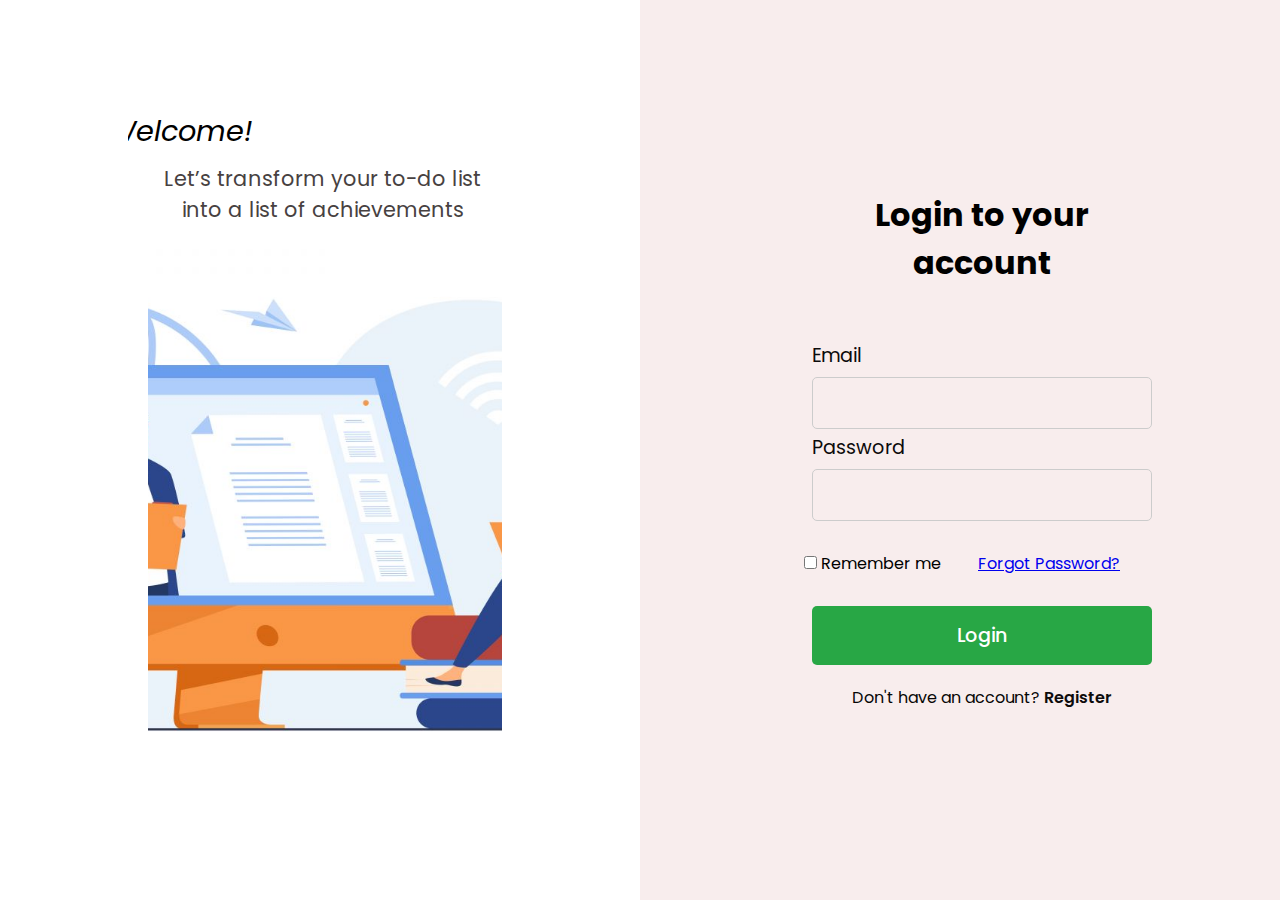
<file: index.html>
<!DOCTYPE html>
<html lang="en">
<head>
    <meta charset="UTF-8">
    <meta name="viewport" content="width=device-width, initial-scale=1.0">
    <title>Login & Registration Form</title>
    <link rel="stylesheet" href="style.css">
</head>
<body>
    <section>
        <div class="left-side">
            <p class="para2"><i>Welcome!</i></p>
            <p class="para1">Let’s transform your to-do list into a list of achievements</p>
            <div class="image-box">
                <img src="imd/bg1.png" alt="Description of image">
            </div>
        </div>
        <div class="right-side">
            <div class="login-box">
                <form id="loginForm">
                    <h2>Login to your account</h2>
                    <div class="input-box">
                        <span class="icon">
                            <ion-icon name="mail"></ion-icon>
                        </span>
                        <input type="email" required>
                        <label>Email</label>
                    </div>
                    <div class="input-box">
                        <span class="icon">
                            <ion-icon name="lock-closed"></ion-icon>
                        </span>
                        <input type="password" required>
                        <label>Password</label>
                    </div>
                    <div class="remember-forgot">
                        <label><input type="checkbox"> Remember me </label>
                        <a href="#">Forgot Password?</a>
                    </div>
                    <button type="submit">Login</button>
                    <div class="register-link">
                        <p>Don't have an account? <a href="register.html">Register</a></p>
                    </div>
                </form>
            </div>
        </div>
    </section>
    <script src="index.js"></script>
</body>
</html>
</file>
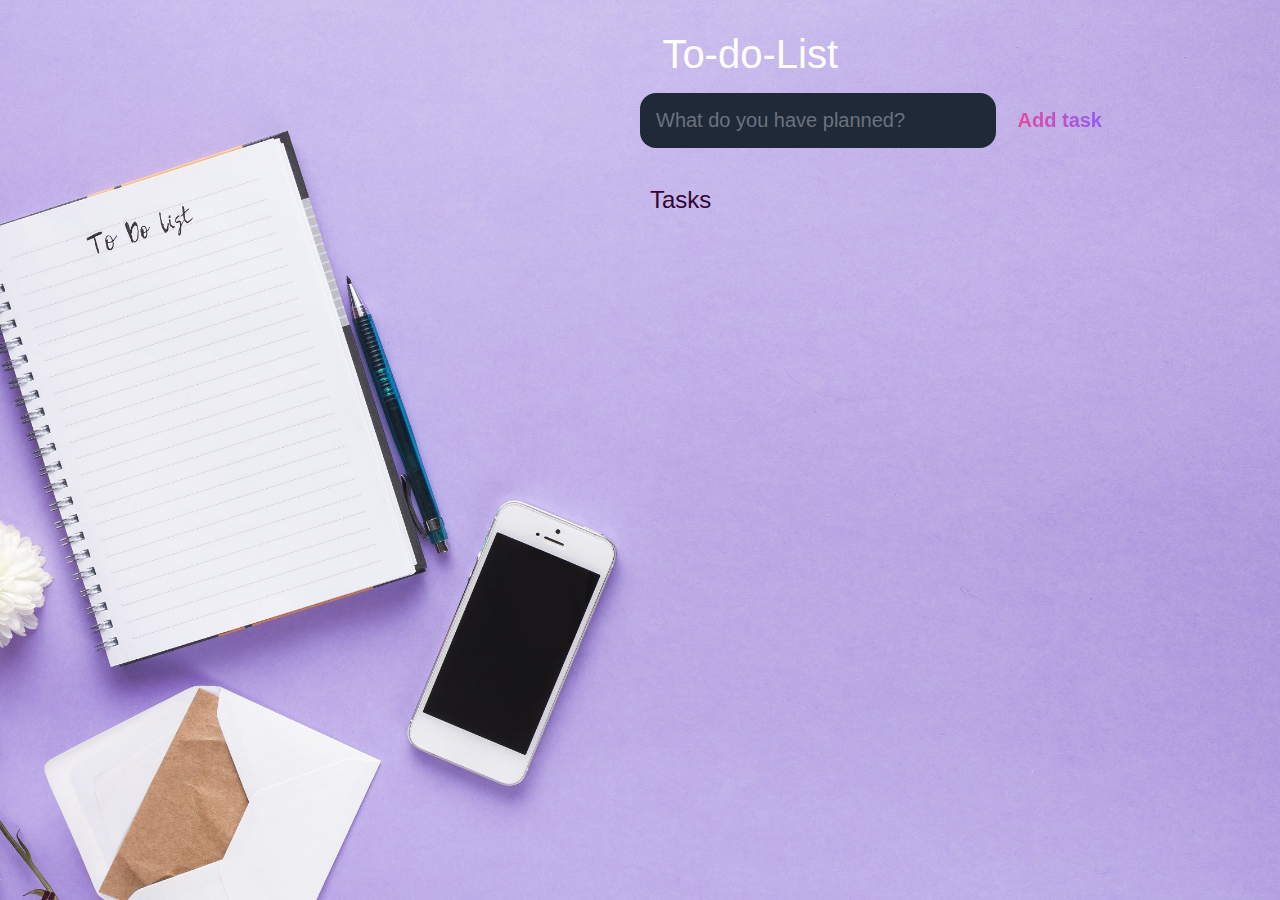
<file: task.html>
<!DOCTYPE html>
<html lang="en">
<head>
	<meta charset="UTF-8">
	<meta http-equiv="X-UA-Compatible" content="IE=edge">
	<meta name="viewport" content="width=device-width, initial-scale=1.0">
	<title>Task List 2024</title>

	<link rel="stylesheet" href="task.css" />
</head>
<body>
	
	<header>
		<h1><b>To-do-List</b></h1>
		<form id="new-task-form">
			<input 
				type="text" 
				name="new-task-input" 
				id="new-task-input" 
				placeholder="What do you have planned?" />
			<input 
				type="submit"
				id="new-task-submit" 
				value="Add task" />
		</form>
	</header>
	<main>
		<section class="task-list">
			<h2><b>Tasks</b></h2>

			<div id="tasks">

			</div>
		</section>
	</main>

	<script src="task.js"></script>
</body>
</html>
</file>
<file: style.css>
@import url('https://fonts.googleapis.com/css2?family=Open+Sans:ital,wght@0,300..800;1,300..800&family=Poppins:ital,wght@0,100;0,200;0,300;0,400;0,500;0,600;0,700;0,800;0,900;1,100;1,200;1,300;1,400;1,500;1,600;1,700;1,800;1,900&display=swap');

* {
    margin: 0;
    padding: 0;
    box-sizing: border-box;
    font-family: 'Poppins', sans-serif;
}

body {
    display: flex;
    justify-content: center;
    align-items: center;
    min-height: 100vh;
    background: linear-gradient(to right, #fff 50%, #f8eded 50%); /* Left side is blue, right side is light gray */
}

section {
    display: flex;
    width: 80%;
    height: 80vh;
    border-radius: 10px;
    overflow: hidden;
}

.left-side {
    flex: 1;
    display: flex;
    justify-content: center;
    align-items: center;
    flex-direction: column;
    padding: 20px;
    color: #a12828;
    margin-right: 240px;
}

.para1 {
    margin-top: 10px;
    color: rgb(71, 65, 65);
    font-size: 1.3rem;
    text-align: center;
    margin-left: -5px;
}

.para2 {
    color: #000;
    font-size: 1.8rem;
    text-align: center;
    margin-left: -290px;
}

.image-box {
    width: 100%;
    height: 100%;
    position: relative;
    overflow: hidden;
}

.image-box img {
    width: 100%;
    height: 100%;
    object-fit: cover;
}

.text-content {
    position: absolute;
    z-index: 1;
    text-align: center;
    width: 100%;
    padding: 0 20px;
}

.right-side {
    flex: 1;
    display: flex;
    justify-content: center;
    align-items: center;
    color: #777;
}

.login-box {
    border-radius: 20px;
    display: flex;
    flex-direction: column;
    justify-content: center;
    align-items: center;
}

h2 {
    font-size: 2rem;
    color: #000000;
    text-align: center;
    margin-bottom: 80px;
    margin-left: 50px;
}

.input-box {
    position: relative;
    width:200px;
    margin: 20px 0;
}

.input-box label {
    position: absolute;
    top: 50%;
    left: 10px;
    transform: translateY(-50%);
    font-size: 1.2rem; /* Increased font size */
    color: #0c0b0b;
    pointer-events: none;
    transition: .5s;
    margin-left: 40px;
    margin-top: -48px;
}

.input-box input {
    width: 340px;
    padding: 25px; /* Increased padding */
    border: 1px solid #ccc;
    height: 0px;
    outline: none;
    font-size: 1.2rem; /* Increased font size */
    color: #333;
    border-radius: 5px;
    background: transparent;
    margin-left: 50px;
    margin-top: 10px;
    margin-bottom: 10px;
}

.input-box .icon {
    position: absolute;
    right: 10px;
    top: 50%;
    transform: translateY(-50%);
    color: #fff;
    font-size: 1.5rem; /* Increased icon size */
}

.remember-forgot {
    width: 100%;
    display: flex;
    justify-content:space-evenly;
    font-size: 1rem; /* Increased font size */
    color: #000000;
    margin-top: 10px;
    margin-bottom: 10px;
    margin-left: 5px;
}

button {
    width: 340px;
    padding: 15px; /* Increased padding */
    background: #28a745;
    border: none;
    border-radius: 5px;
    cursor: pointer;
    font-size: 1.2rem; /* Increased font size */
    color: #fff;
    font-weight: 500;
    margin-top: 20px;
    transition: background 0.3s;
    margin-left: 50px;
}

button:hover {
    background: #218838;
}

.register-link {
    font-size: 1rem; /* Increased font size */
    color: #070606;
    text-align: center;
    margin-top: 20px;
    margin-left: 50px;
}

.register-link p a {
    color: #0e0c0c;
    text-decoration: none;
    font-weight: 600;
}

.register-link p a:hover {
    text-decoration: underline;
}

@media (max-width: 768px) {
    section {
        flex-direction: column;
    }

    .left-side {
        height: 40%;
    }

    .right-side {
        height: 60%;
        padding: 20px;
    }

    .login-box {
        width: 100%;
        height: auto;
    }
}
</file>
<file: task.css>
:root {
	--dark: #374151;
	--darker: #1F2937;
	--darkest: #111827;
	--grey: #6B7280;
	--pink: #EC4899;
	--purple: #8B5CF6;
	--light: #EEE;
}

* {
	margin: 0;
	box-sizing: border-box;
	font-family: "Fira sans", sans-serif;
}

body {
	display: flex;
	flex-direction: column;
	min-height: 100vh;
	color: #FFF;
	background: url('/imd/td.png') no-repeat center center fixed;
	background-size: cover;
	align-items: flex-end;
	padding-right: 2rem;
}

header {
	padding: 2rem 1rem;
	max-width: 800px;
	width: 100%;
	margin: 0 auto;
	display: flex;
	flex-direction: column;
	align-items: flex-end;
}

header h1 { 
	font-size: 2.5rem;
	font-weight: 300;
	color: white;
	margin-bottom: 1rem;
	margin-right: 170px;
}

#new-task-form {
	display: flex;
	width: 100%;
	justify-content: flex-end;
}

input, button {
	appearance: none;
	border: none;
	outline: none;
	background: none;
}

#new-task-input {
	flex: 1;
	background-color: var(--darker);
	padding: 1rem;
	border-radius: 1rem;
	color: var(--light);
	font-size: 1.25rem;
	width: 600px; /* Set a fixed width */
	margin-left: 400px;
	margin-right: 1rem; /* Adjust this value to separate the input and button */
}

#new-task-input::placeholder {
	color: var(--grey);
}

#new-task-submit {
	color: rgb(37, 5, 37);
	font-size: 1.25rem;
	font-weight: 700;
	-webkit-background-clip: text;
	background-image: linear-gradient(to right, var(--pink), var(--purple));
	-webkit-text-fill-color: transparent;
	cursor: pointer;
	transition: 0.4s;
	margin-right: -100px;
}

#new-task-submit:hover {
	opacity: 0.8;
}

#new-task-submit:active {
	opacity: 0.6;
}

main {
	flex: 1;
	max-width: 800px;
	width: 100%;
	margin: 0 auto;
	display: flex;
	flex-direction: column;
	align-items: flex-end;
}

.task-list {
	padding: 1rem;
	width: 100%;
}

.task-list h2 {
	font-size: 1.5rem;
	font-weight: 300;
	color: rgb(49, 4, 49);
	margin-top: -10px;
	margin-left: 410px;
}

#tasks .task {
	display: flex;
	justify-content: space-between;
	background-color: var(--darkest);
	padding: 1rem;
	border-radius: 1rem;
	margin-bottom: 1rem;
	width: 600px; /* Set the same fixed width as the input box */
	margin-left: 400px;
}

.task .content {
	flex: 1;
}

.task .content .text {
	color: var(--light);
	font-size: 1.125rem;
	width: 100%;
	display: block;
	transition: 0.4s;
}

.task .content .text:not(:read-only) {
	color: var(--pink);
}

.task .actions {
	display: flex;
	margin: 0 -0.5rem;
}

.task .actions button {
	cursor: pointer;
	margin: 0 0.5rem;
	font-size: 1.125rem;
	font-weight: 700;
	text-transform: uppercase;
	transition: 0.4s;
}

.task .actions button:hover {
	opacity: 0.8;
}

.task .actions button:active {
	opacity: 0.6;
}

.task .actions .edit {
	background-image: linear-gradient(to right, var(--pink), var(--purple));
	-webkit-background-clip: text;
	-webkit-text-fill-color: transparent;
}

.task .actions .delete {
	color: crimson;
}
</file>
